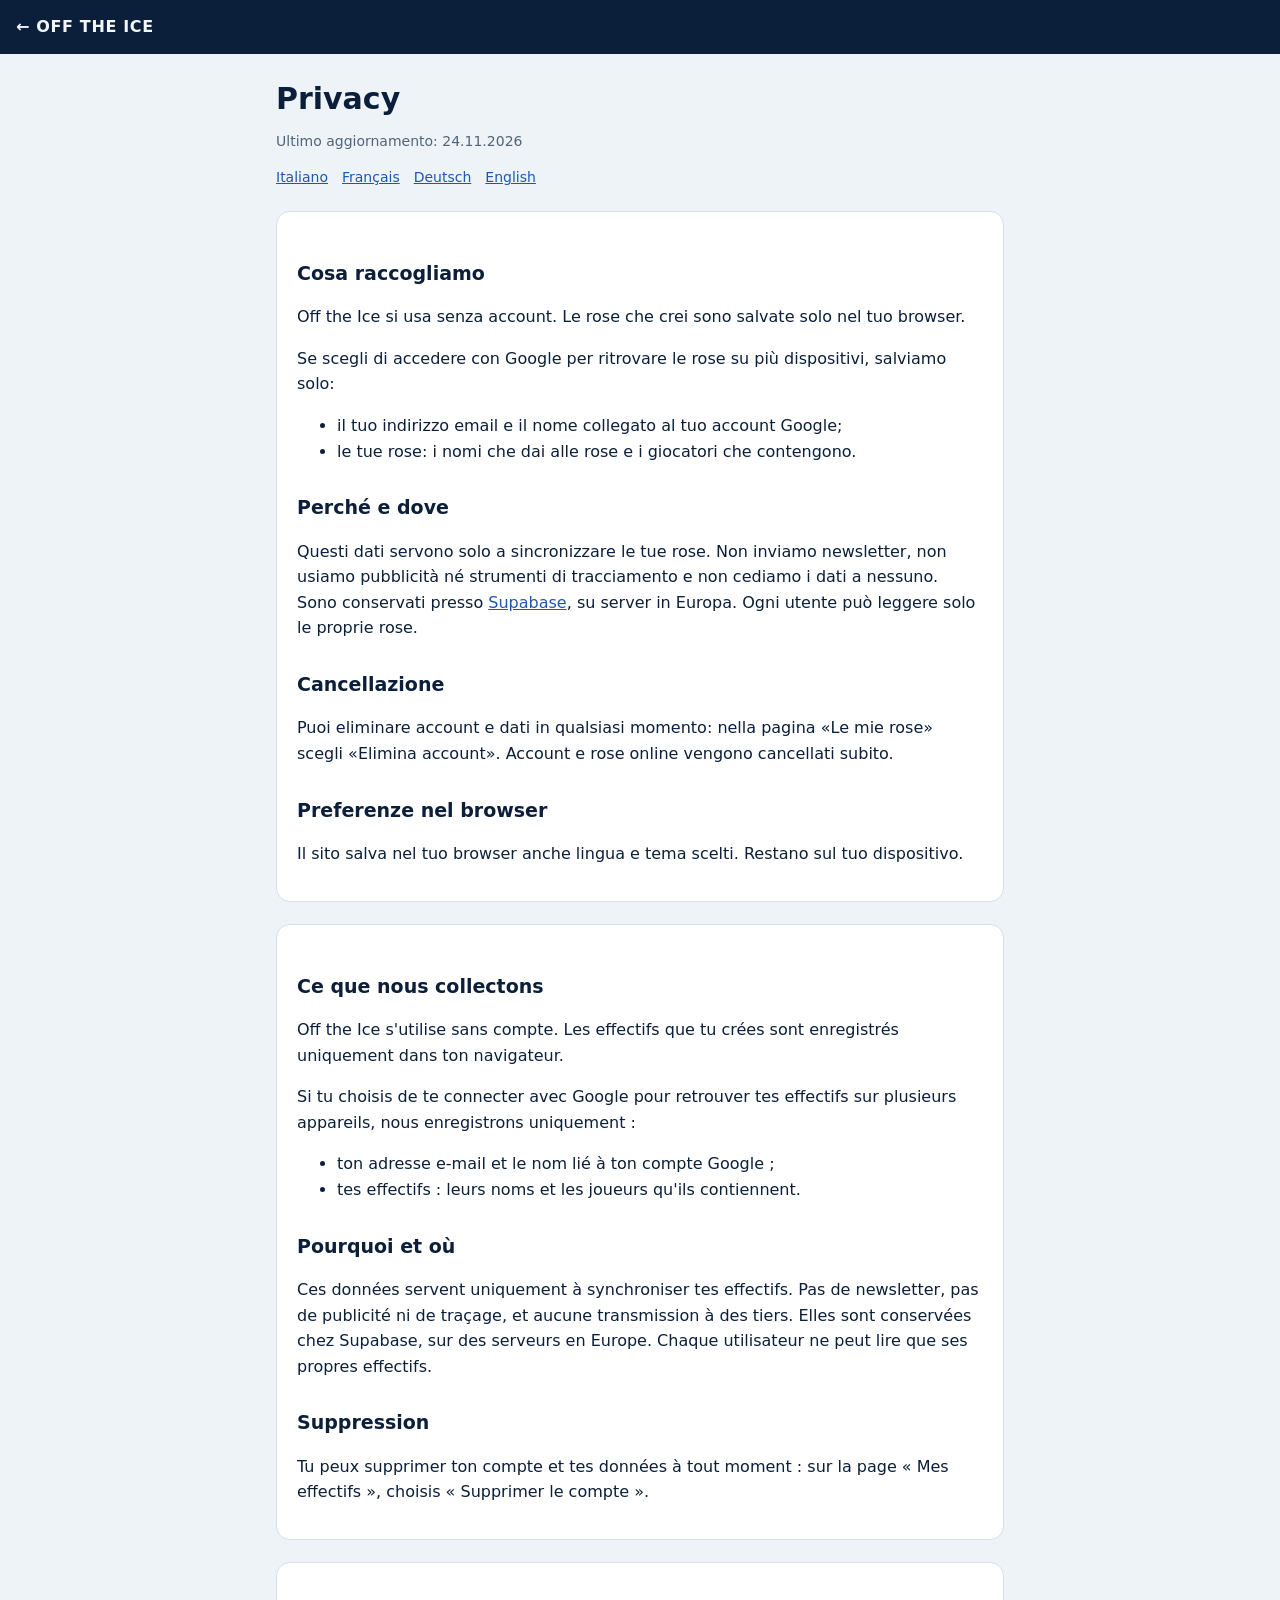
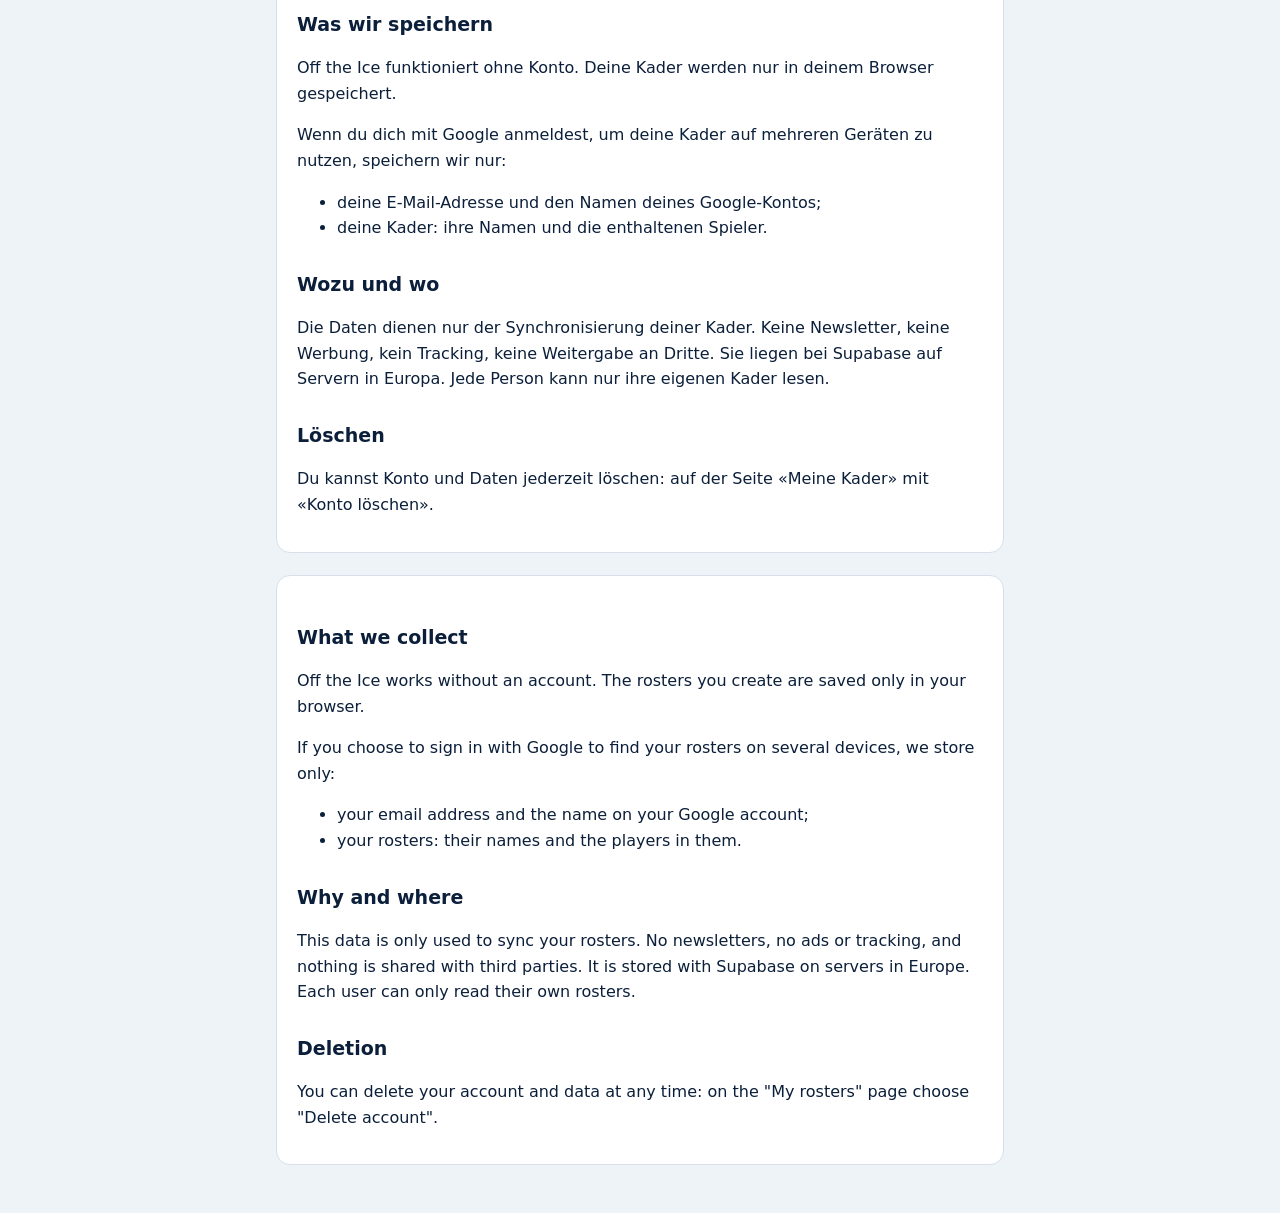
<file: privacy.html>
<!doctype html>
<html lang="it">
<head>
<meta charset="utf-8">
<meta name="viewport" content="width=device-width,initial-scale=1">
<title>Privacy · Off the Ice</title>
<meta name="description" content="Informativa sulla privacy di Off the Ice: quali dati vengono salvati quando accedi per sincronizzare le tue rose.">
<link rel="icon" href="favicon.svg" type="image/svg+xml">
<style>
:root{--bg:#EEF3F7;--surface:#fff;--ink:#0C1F3A;--muted:#52647A;--line:#D7E0E9;--blue:#1F56B3;--navy:#0C1F3A}
@media (prefers-color-scheme:dark){:root{--bg:#08131F;--surface:#0F2136;--ink:#E9F0F7;--muted:#97AAC0;--line:#1D3651;--blue:#7DB0FF;--navy:#050E19}}
*{box-sizing:border-box}
body{margin:0;background:var(--bg);color:var(--ink);font:16px/1.6 system-ui,-apple-system,'Segoe UI',Roboto,sans-serif}
header{background:var(--navy);color:#F2F6FA;padding:14px 16px}
header a{color:inherit;text-decoration:none;font-weight:800;letter-spacing:.04em;text-transform:uppercase}
main{max-width:760px;margin:0 auto;padding:28px 16px 48px}
h1{font-size:30px;line-height:1.15;margin:0 0 6px}
h2{font-size:19px;margin:28px 0 6px}
p,li{color:var(--ink)}
.muted{color:var(--muted);font-size:14px}
section{background:var(--surface);border:1px solid var(--line);border-radius:14px;padding:18px 20px;margin-top:22px}
a{color:var(--blue)}
nav.l{display:flex;flex-wrap:wrap;gap:8px 14px;font-size:14px;margin-top:10px}
</style>
</head>
<body>
<header><a href="./">← Off the Ice</a></header>
<main>
<h1>Privacy</h1>
<p class="muted">Ultimo aggiornamento: 24.11.2026</p>
<nav class="l" aria-label="Lingua"><a href="#it">Italiano</a><a href="#fr">Français</a><a href="#de">Deutsch</a><a href="#en">English</a></nav>

<section id="it" lang="it">
<h2>Cosa raccogliamo</h2>
<p>Off the Ice si usa senza account. Le rose che crei sono salvate solo nel tuo browser.</p>
<p>Se scegli di accedere con Google per ritrovare le rose su più dispositivi, salviamo solo:</p>
<ul><li>il tuo indirizzo email e il nome collegato al tuo account Google;</li><li>le tue rose: i nomi che dai alle rose e i giocatori che contengono.</li></ul>
<h2>Perché e dove</h2>
<p>Questi dati servono solo a sincronizzare le tue rose. Non inviamo newsletter, non usiamo pubblicità né strumenti di tracciamento e non cediamo i dati a nessuno. Sono conservati presso <a href="https://supabase.com" rel="noopener">Supabase</a>, su server in Europa. Ogni utente può leggere solo le proprie rose.</p>
<h2>Cancellazione</h2>
<p>Puoi eliminare account e dati in qualsiasi momento: nella pagina «Le mie rose» scegli «Elimina account». Account e rose online vengono cancellati subito.</p>
<h2>Preferenze nel browser</h2>
<p>Il sito salva nel tuo browser anche lingua e tema scelti. Restano sul tuo dispositivo.</p>
</section>

<section id="fr" lang="fr">
<h2>Ce que nous collectons</h2>
<p>Off the Ice s'utilise sans compte. Les effectifs que tu crées sont enregistrés uniquement dans ton navigateur.</p>
<p>Si tu choisis de te connecter avec Google pour retrouver tes effectifs sur plusieurs appareils, nous enregistrons uniquement :</p>
<ul><li>ton adresse e-mail et le nom lié à ton compte Google ;</li><li>tes effectifs : leurs noms et les joueurs qu'ils contiennent.</li></ul>
<h2>Pourquoi et où</h2>
<p>Ces données servent uniquement à synchroniser tes effectifs. Pas de newsletter, pas de publicité ni de traçage, et aucune transmission à des tiers. Elles sont conservées chez Supabase, sur des serveurs en Europe. Chaque utilisateur ne peut lire que ses propres effectifs.</p>
<h2>Suppression</h2>
<p>Tu peux supprimer ton compte et tes données à tout moment : sur la page « Mes effectifs », choisis « Supprimer le compte ».</p>
</section>

<section id="de" lang="de">
<h2>Was wir speichern</h2>
<p>Off the Ice funktioniert ohne Konto. Deine Kader werden nur in deinem Browser gespeichert.</p>
<p>Wenn du dich mit Google anmeldest, um deine Kader auf mehreren Geräten zu nutzen, speichern wir nur:</p>
<ul><li>deine E-Mail-Adresse und den Namen deines Google-Kontos;</li><li>deine Kader: ihre Namen und die enthaltenen Spieler.</li></ul>
<h2>Wozu und wo</h2>
<p>Die Daten dienen nur der Synchronisierung deiner Kader. Keine Newsletter, keine Werbung, kein Tracking, keine Weitergabe an Dritte. Sie liegen bei Supabase auf Servern in Europa. Jede Person kann nur ihre eigenen Kader lesen.</p>
<h2>Löschen</h2>
<p>Du kannst Konto und Daten jederzeit löschen: auf der Seite «Meine Kader» mit «Konto löschen».</p>
</section>

<section id="en" lang="en">
<h2>What we collect</h2>
<p>Off the Ice works without an account. The rosters you create are saved only in your browser.</p>
<p>If you choose to sign in with Google to find your rosters on several devices, we store only:</p>
<ul><li>your email address and the name on your Google account;</li><li>your rosters: their names and the players in them.</li></ul>
<h2>Why and where</h2>
<p>This data is only used to sync your rosters. No newsletters, no ads or tracking, and nothing is shared with third parties. It is stored with Supabase on servers in Europe. Each user can only read their own rosters.</p>
<h2>Deletion</h2>
<p>You can delete your account and data at any time: on the "My rosters" page choose "Delete account".</p>
</section>
</main>
</body>
</html>
</file>
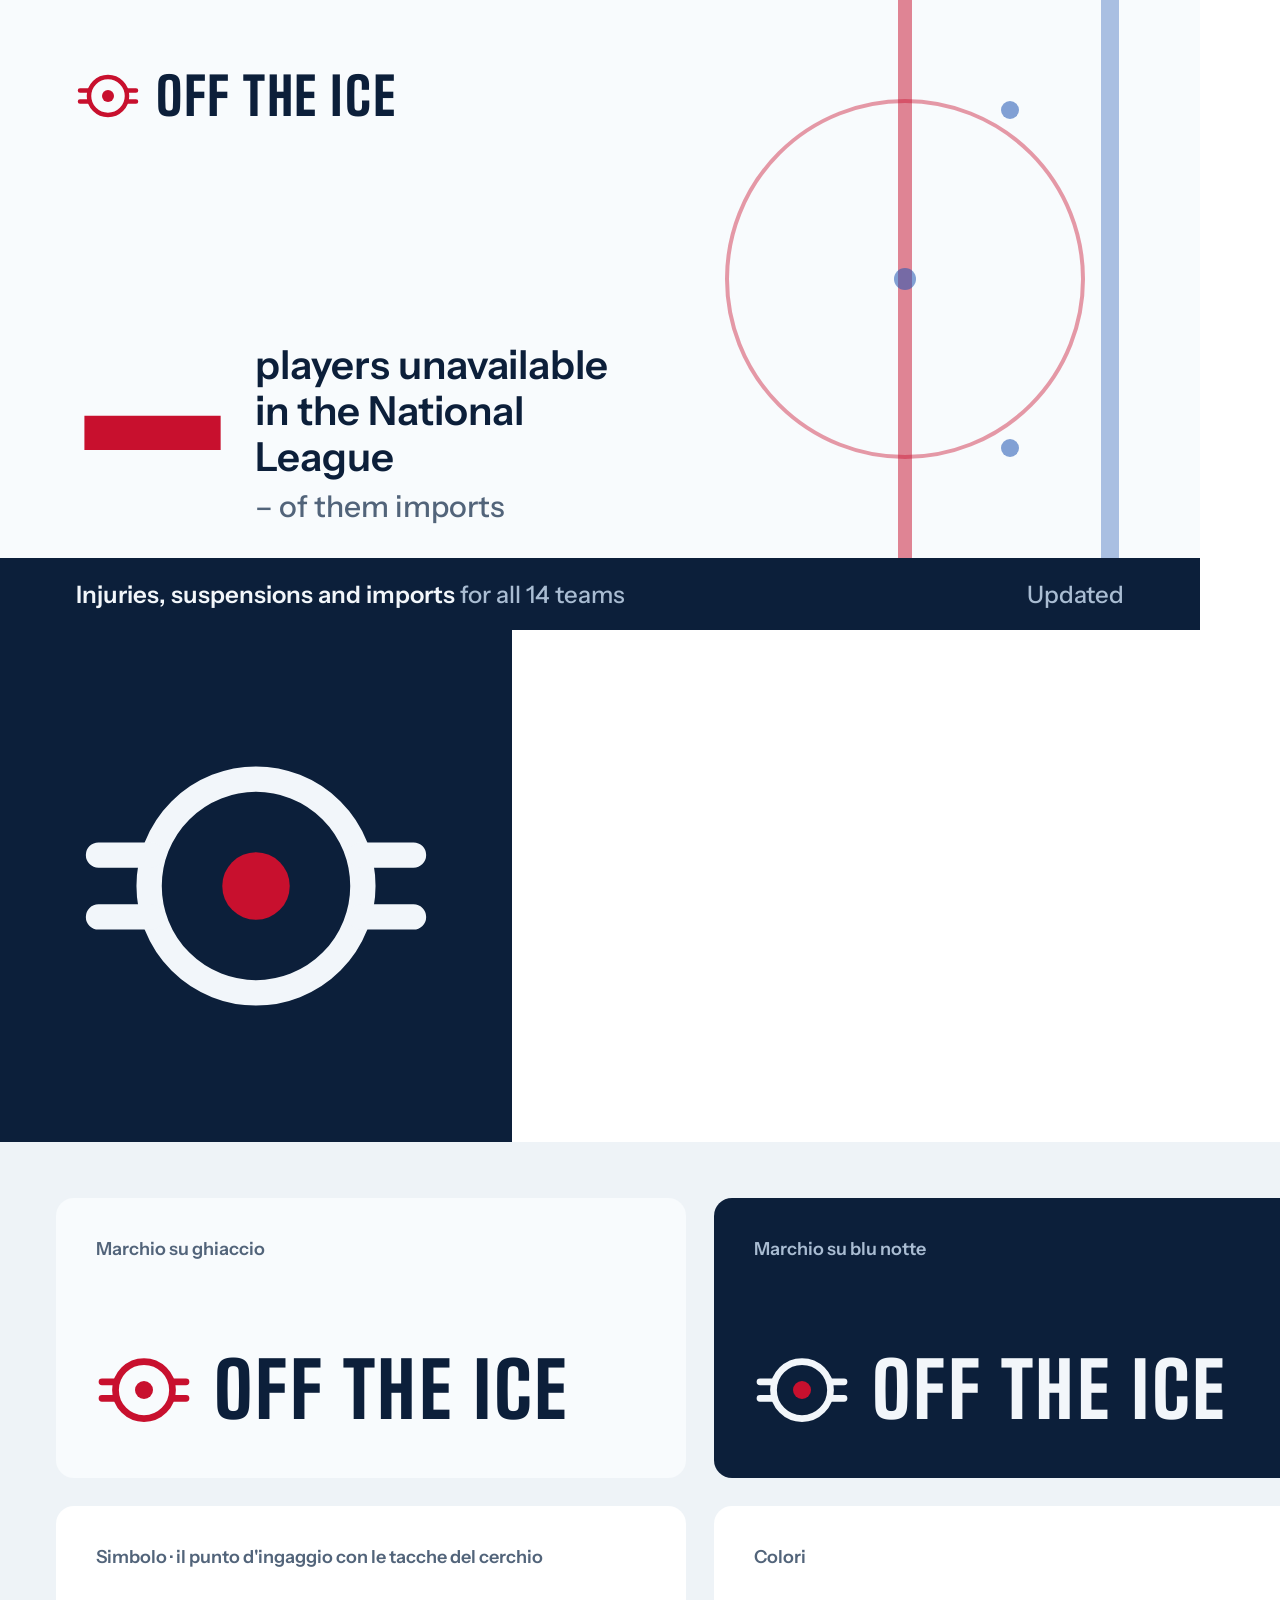
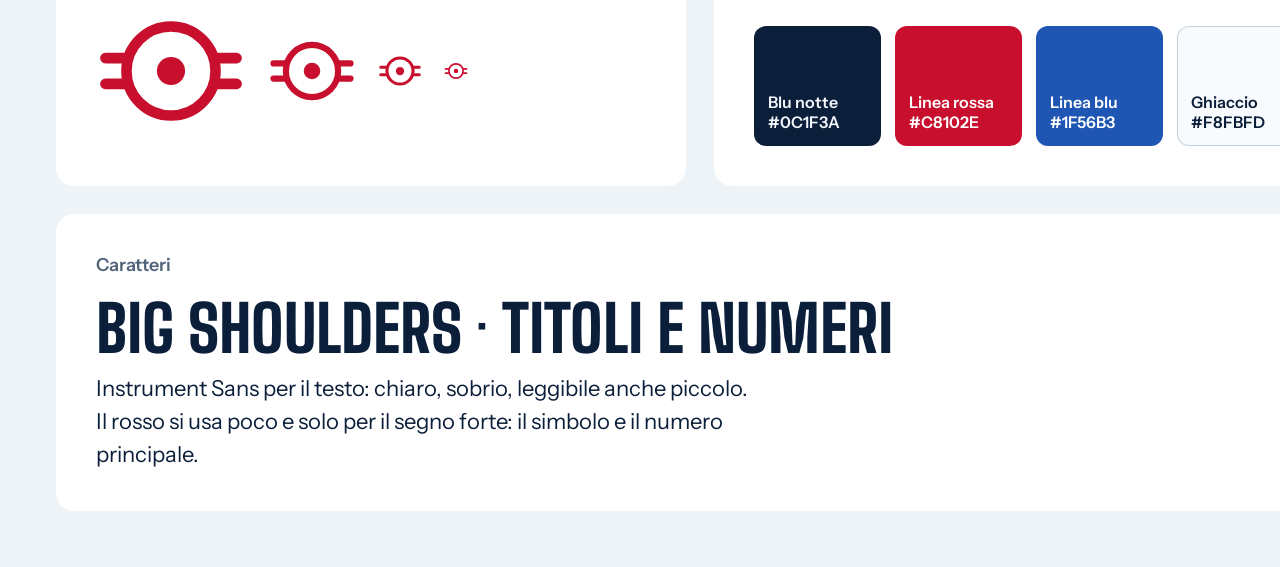
<file: tools/brand.html>
<!doctype html>
<html lang="en">
<head>
<meta charset="utf-8">
<style>
@font-face{font-family:"Big Shoulders";font-weight:800;src:url(fonts/BigShoulders-800.woff2) format("woff2")}
@font-face{font-family:"Instrument Sans";font-weight:400 700;src:url(fonts/InstrumentSans.woff2) format("woff2")}
:root{--ice:#F8FBFD;--bg:#EEF3F7;--navy:#0C1F3A;--navy-2:#173252;--muted:#52647A;--on-navy:#F2F6FA;--on-navy-muted:#A9BCD2;--red:#C8102E;--blue:#1F56B3}
*{box-sizing:border-box;margin:0}
body{background:transparent}
.disp{font-family:"Big Shoulders",sans-serif;font-weight:800;line-height:.9;text-transform:uppercase}
.txt{font-family:"Instrument Sans",sans-serif}
.frame{position:relative;overflow:hidden}
.rink{position:absolute;inset:0;pointer-events:none}

/* og image 1200x630 */
#og{width:1200px;height:630px;background:var(--ice);color:var(--navy)}
#og .content{position:absolute;left:76px;top:64px;right:340px;bottom:96px;display:flex;flex-direction:column;justify-content:space-between}
#og .lockup{display:flex;align-items:center;gap:16px}
#og .lockup .disp{font-size:52px;letter-spacing:.03em}
#og .hero{display:flex;align-items:flex-end;gap:26px}
#og .num{font-size:280px;color:var(--red);font-variant-numeric:tabular-nums;line-height:.78}
#og .lbl{font-size:40px;font-weight:600;line-height:1.15;padding-bottom:10px;max-width:9.5em}
#og .lbl span{display:block;color:var(--muted);font-weight:500;font-size:30px;margin-top:10px}
#og .foot{position:absolute;left:0;right:0;bottom:0;height:72px;background:var(--navy);color:var(--on-navy-muted);display:flex;align-items:center;justify-content:space-between;padding:0 76px;font-size:24px;font-weight:500}
#og .foot b{color:var(--on-navy);font-weight:600}

/* app icon 512 */
#icon{width:512px;height:512px;background:var(--navy);display:grid;place-items:center}

/* brand sheet */
#sheet{width:1400px;padding:56px;background:var(--bg);color:var(--navy);display:grid;grid-template-columns:1fr 1fr;gap:28px}
#sheet .cell{border-radius:18px;padding:40px;min-height:280px;display:flex;flex-direction:column;justify-content:space-between;gap:24px}
#sheet .k{font-size:18px;font-weight:600;color:var(--muted)}
#sheet .on-navy .k{color:var(--on-navy-muted)}
#sheet .big{display:flex;align-items:center;gap:22px}
#sheet .big .disp{font-size:76px;letter-spacing:.03em}
#sheet .sw{display:flex;gap:14px}
#sheet .sw div{flex:1;border-radius:12px;height:120px;padding:14px;display:flex;flex-direction:column;justify-content:flex-end;font-size:16px;font-weight:600}
#sheet .type .disp{font-size:64px}
#sheet .type p{font-size:22px;line-height:1.5;max-width:30em}
#sheet .wide{grid-column:1 / -1}
</style>
</head>
<body>
<template id="mark-tpl">
  <svg viewBox="0 0 64 64" width="SIZE" height="SIZE" aria-hidden="true">
    <g fill="none" stroke="RING" stroke-width="4.5" stroke-linecap="round"><circle cx="32" cy="32" r="19"/><path d="M4 26.5h9.4M4 37.5h9.4M50.6 26.5H60M50.6 37.5H60"/></g>
    <circle cx="32" cy="32" r="6" fill="#C8102E"/>
  </svg>
</template>
<template id="rink-tpl">
  <svg class="rink" viewBox="0 0 1200 630" preserveAspectRatio="none" aria-hidden="true">
    <line x1="905" y1="0" x2="905" y2="630" stroke="#C8102E" stroke-width="14" opacity=".5"/>
    <line x1="1110" y1="0" x2="1110" y2="630" stroke="#1F56B3" stroke-width="18" opacity=".36"/>
    <circle cx="905" cy="279" r="178" fill="none" stroke="#C8102E" stroke-width="4" opacity=".42"/>
    <circle cx="905" cy="279" r="11" fill="#1F56B3" opacity=".55"/>
    <circle cx="1010" cy="110" r="9" fill="#1F56B3" opacity=".55"/>
    <circle cx="1010" cy="448" r="9" fill="#1F56B3" opacity=".55"/>
  </svg>
</template>

<div id="og" class="frame"></div>
<div id="icon"></div>
<div id="sheet"></div>

<script>
const P = new URLSearchParams(location.search);
const total = P.get('total') || '–', imports = P.get('imports') || '–', date = P.get('date') || '';
const mark = (size, ring = '#C8102E') => document.getElementById('mark-tpl').innerHTML.replaceAll('SIZE', size).replace('RING', ring);
const rink = document.getElementById('rink-tpl').innerHTML;

document.getElementById('og').innerHTML = rink + `
  <div class="content txt">
    <div class="lockup">${mark(64)}<span class="disp">Off the Ice</span></div>
    <div class="hero"><span class="disp num">${total}</span>
      <p class="lbl">players unavailable in the National League<span>${imports} of them imports</span></p></div>
  </div>
  <div class="foot txt"><span><b>Injuries, suspensions and imports</b> for all 14 teams</span><span>Updated ${date}</span></div>`;

document.getElementById('icon').innerHTML = mark(360, '#F2F6FA');

document.getElementById('sheet').innerHTML = `
  <div class="cell" style="background:var(--ice)"><span class="k txt">Marchio su ghiaccio</span><div class="big">${mark(96)}<span class="disp">Off the Ice</span></div></div>
  <div class="cell on-navy" style="background:var(--navy);color:var(--on-navy)"><span class="k txt">Marchio su blu notte</span><div class="big">${mark(96, '#F2F6FA')}<span class="disp">Off the Ice</span></div></div>
  <div class="cell" style="background:#fff"><span class="k txt">Simbolo · il punto d'ingaggio con le tacche del cerchio</span><div class="big">${mark(150)}${mark(88)}${mark(44)}${mark(24)}</div></div>
  <div class="cell" style="background:#fff"><span class="k txt">Colori</span><div class="sw txt">
    <div style="background:#0C1F3A;color:#F2F6FA">Blu notte<br>#0C1F3A</div>
    <div style="background:#C8102E;color:#fff">Linea rossa<br>#C8102E</div>
    <div style="background:#1F56B3;color:#fff">Linea blu<br>#1F56B3</div>
    <div style="background:#F8FBFD;color:#0C1F3A;box-shadow:inset 0 0 0 1px #C3D0DC">Ghiaccio<br>#F8FBFD</div></div></div>
  <div class="cell wide type" style="background:#fff"><span class="k txt">Caratteri</span>
    <div><div class="disp">Big Shoulders · titoli e numeri</div>
    <p class="txt" style="margin-top:14px">Instrument Sans per il testo: chiaro, sobrio, leggibile anche piccolo. Il rosso si usa poco e solo per il segno forte: il simbolo e il numero principale.</p></div></div>`;
</script>
</body>
</html>
</file>
